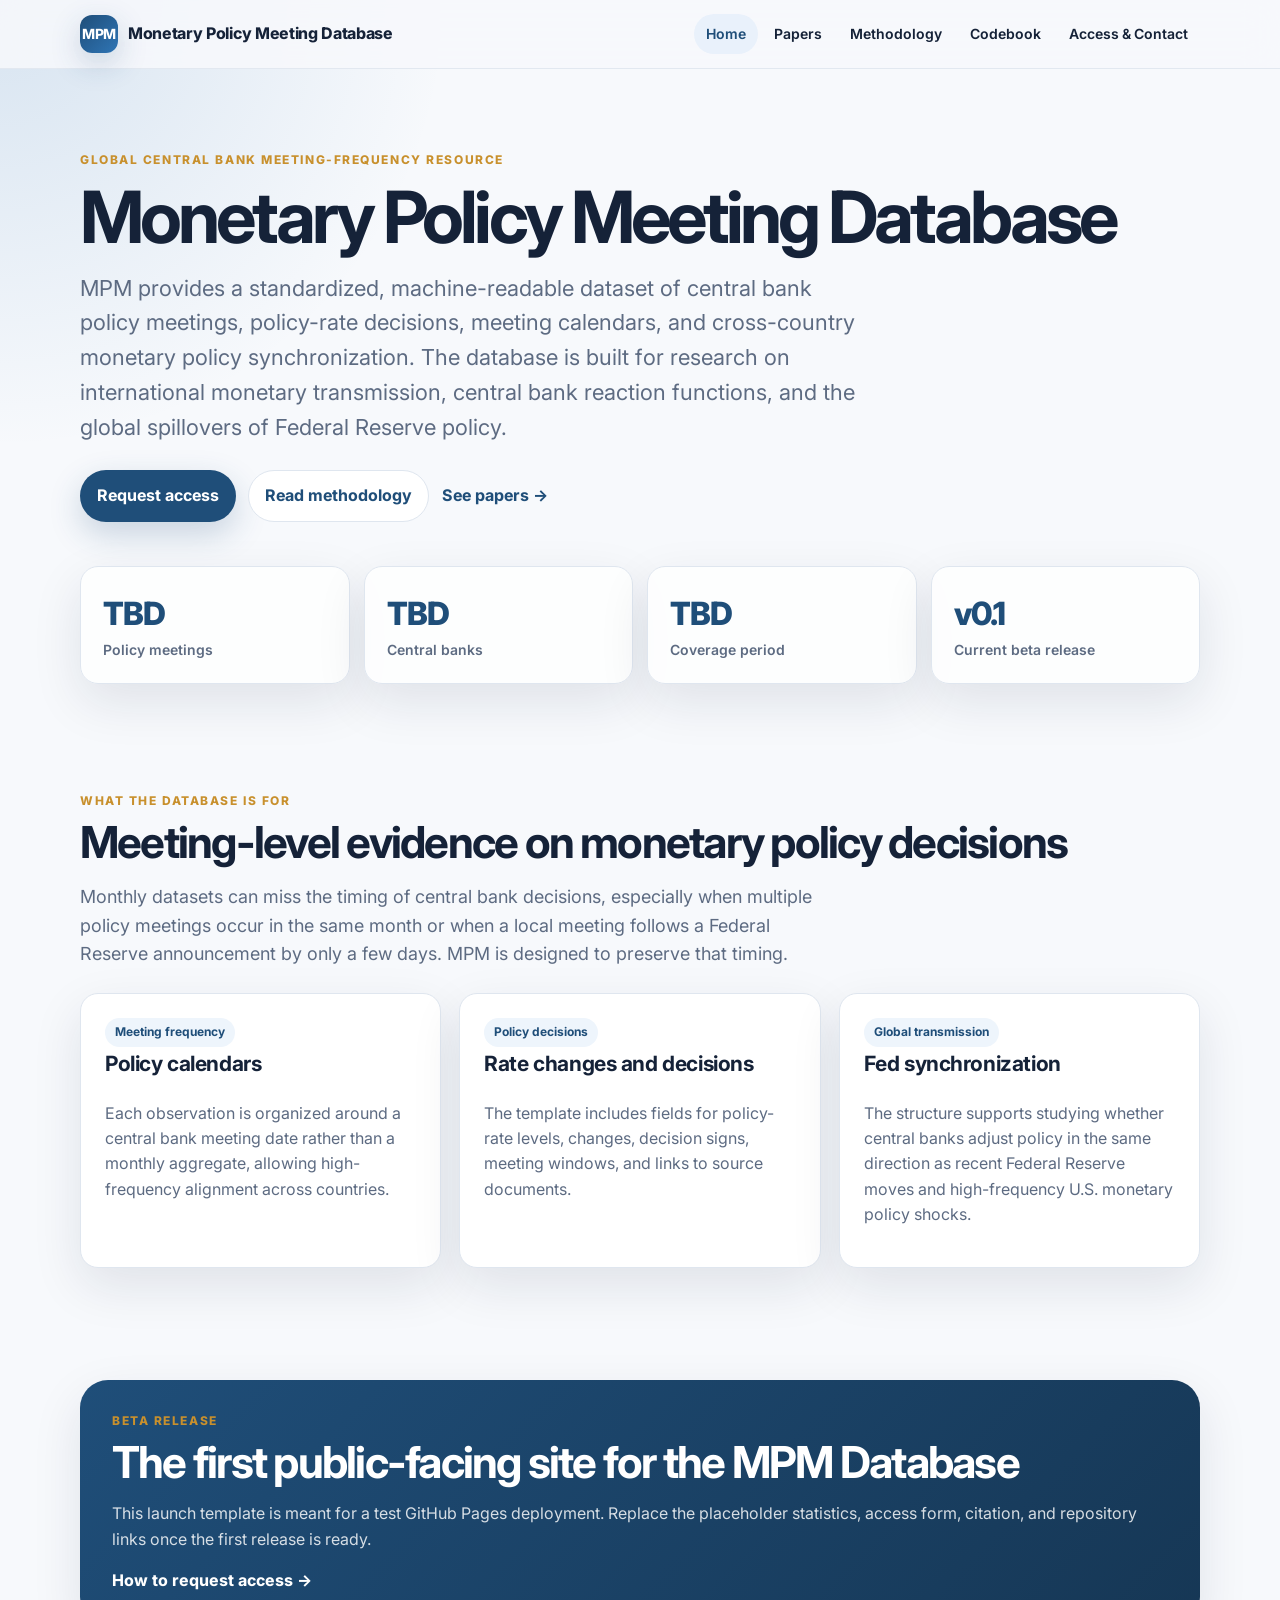
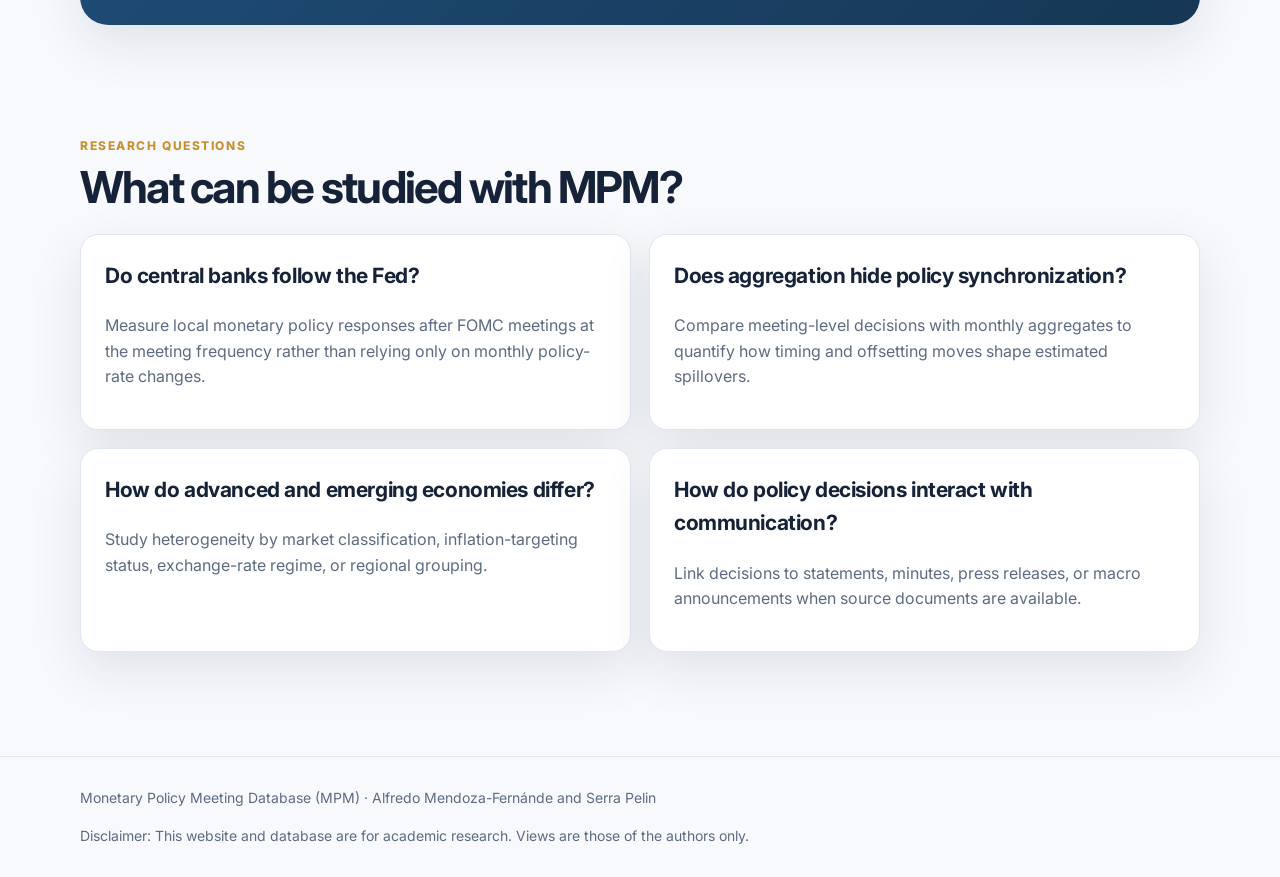
<file: index.html>
<!doctype html>
<html lang="en">
<head>
  <meta charset="utf-8">
  <meta name="viewport" content="width=device-width, initial-scale=1">
  <meta name="description" content="Monetary Policy Meeting Database: a cross-country meeting-frequency dataset of central bank policy meetings, decisions, and monetary policy communication.">
  <title>MPM Database | Monetary Policy Meeting Database</title>
  <link rel="icon" href="assets/img/favicon.svg" type="image/svg+xml">
  <link rel="preconnect" href="https://fonts.googleapis.com">
  <link rel="preconnect" href="https://fonts.gstatic.com" crossorigin>
  <link href="https://fonts.googleapis.com/css2?family=Inter:wght@400;600;700;800&display=swap" rel="stylesheet">
  <link rel="stylesheet" href="assets/css/styles.css">
</head>
<body>
<header class="site-header">
  <div class="container nav-wrap">
    <a class="brand" href="index.html" class="active" aria-label="MPM Database home">
      <span class="brand-mark">MPM</span>
      <span>Monetary Policy Meeting Database</span>
    </a>
    <button class="menu-toggle" data-menu-toggle aria-label="Open menu">Menu</button>
    <nav class="nav-links" data-nav-links>
      <a href="index.html" class="active">Home</a>
      <a href="papers.html">Papers</a>
      <a href="methodology.html">Methodology</a>
      <a href="codebook.html">Codebook</a>
      <a href="access.html">Access & Contact</a>
    </nav>
  </div>
</header>

<main>

<section class="hero">
  <div class="container">
    <div class="eyebrow">Global central bank meeting-frequency resource</div>
    <h1>Monetary Policy Meeting Database</h1>
    <p class="lead">MPM provides a standardized, machine-readable dataset of central bank policy meetings, policy-rate decisions, meeting calendars, and cross-country monetary policy synchronization. The database is built for research on international monetary transmission, central bank reaction functions, and the global spillovers of Federal Reserve policy.</p>
    <div class="btn-row">
      <a class="btn primary" href="access.html">Request access</a>
      <a class="btn secondary" href="methodology.html">Read methodology</a>
      <a class="btn ghost" href="papers.html">See papers →</a>
    </div>
    <div class="stats-grid" aria-label="database statistics">
      <div class="stat-card"><div class="stat-number">TBD</div><div class="stat-label">Policy meetings</div></div>
      <div class="stat-card"><div class="stat-number">TBD</div><div class="stat-label">Central banks</div></div>
      <div class="stat-card"><div class="stat-number">TBD</div><div class="stat-label">Coverage period</div></div>
      <div class="stat-card"><div class="stat-number">v0.1</div><div class="stat-label">Current beta release</div></div>
    </div>
  </div>
</section>

<section class="section">
  <div class="container">
    <div class="eyebrow">What the database is for</div>
    <h2 class="section-title">Meeting-level evidence on monetary policy decisions</h2>
    <p class="section-lead">Monthly datasets can miss the timing of central bank decisions, especially when multiple policy meetings occur in the same month or when a local meeting follows a Federal Reserve announcement by only a few days. MPM is designed to preserve that timing.</p>
    <div class="grid-3">
      <article class="card"><span class="badge">Meeting frequency</span><h3>Policy calendars</h3><p>Each observation is organized around a central bank meeting date rather than a monthly aggregate, allowing high-frequency alignment across countries.</p></article>
      <article class="card"><span class="badge">Policy decisions</span><h3>Rate changes and decisions</h3><p>The template includes fields for policy-rate levels, changes, decision signs, meeting windows, and links to source documents.</p></article>
      <article class="card"><span class="badge">Global transmission</span><h3>Fed synchronization</h3><p>The structure supports studying whether central banks adjust policy in the same direction as recent Federal Reserve moves and high-frequency U.S. monetary policy shocks.</p></article>
    </div>
  </div>
</section>

<section class="section">
  <div class="container">
    <div class="callout">
      <div class="eyebrow">Beta release</div>
      <h2 class="section-title">The first public-facing site for the MPM Database</h2>
      <p>This launch template is meant for a test GitHub Pages deployment. Replace the placeholder statistics, access form, citation, and repository links once the first release is ready.</p>
      <a href="access.html">How to request access →</a>
    </div>
  </div>
</section>

<section class="section">
  <div class="container">
    <div class="eyebrow">Research questions</div>
    <h2 class="section-title">What can be studied with MPM?</h2>
    <div class="grid-2">
      <article class="card"><h3>Do central banks follow the Fed?</h3><p>Measure local monetary policy responses after FOMC meetings at the meeting frequency rather than relying only on monthly policy-rate changes.</p></article>
      <article class="card"><h3>Does aggregation hide policy synchronization?</h3><p>Compare meeting-level decisions with monthly aggregates to quantify how timing and offsetting moves shape estimated spillovers.</p></article>
      <article class="card"><h3>How do advanced and emerging economies differ?</h3><p>Study heterogeneity by market classification, inflation-targeting status, exchange-rate regime, or regional grouping.</p></article>
      <article class="card"><h3>How do policy decisions interact with communication?</h3><p>Link decisions to statements, minutes, press releases, or macro announcements when source documents are available.</p></article>
    </div>
  </div>
</section>

</main>
<footer class="site-footer">
  <div class="container footer-row">
    <div>Monetary Policy Meeting Database (MPM) · Alfredo Mendoza-Fernánde and Serra Pelin</div>
    <div>Disclaimer: This website and database are for academic research. Views are those of the authors only.</div>
  </div>
</footer>

<script src="assets/js/main.js"></script>
</body>
</html>
</file>
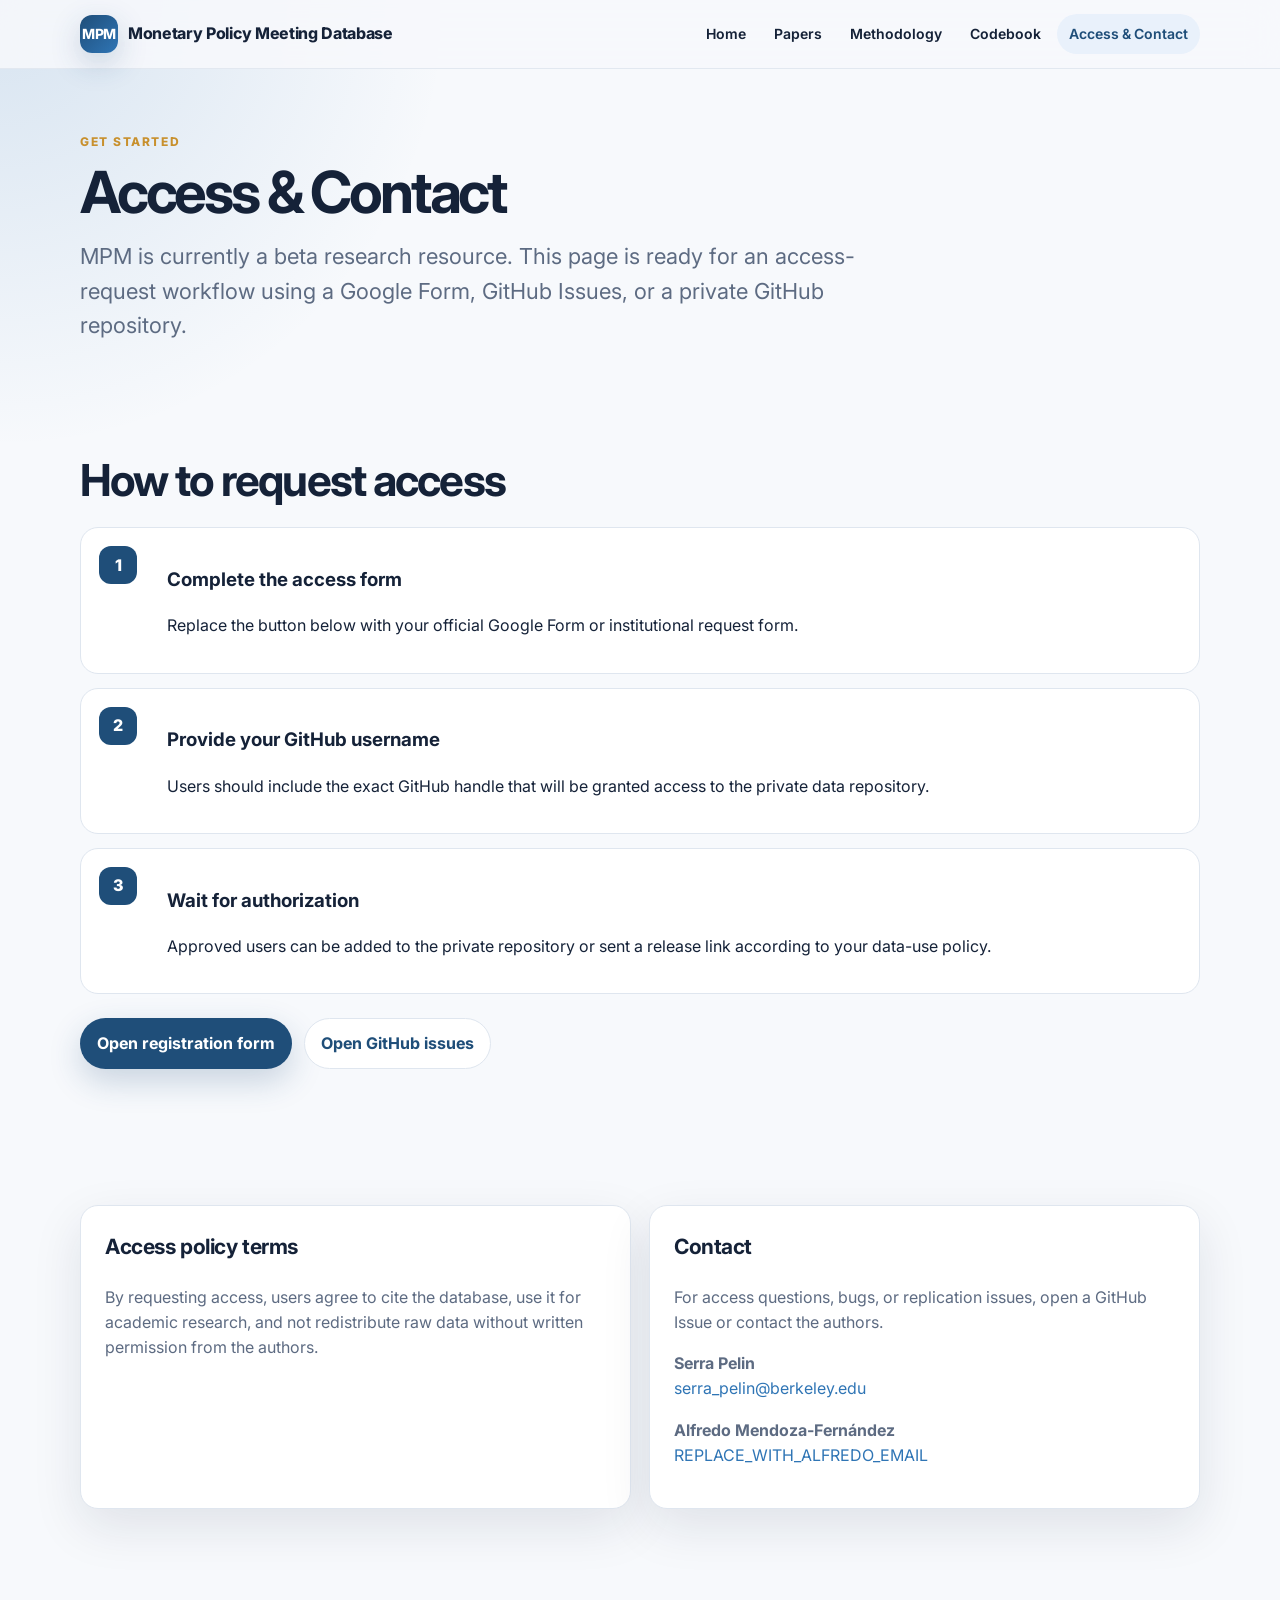
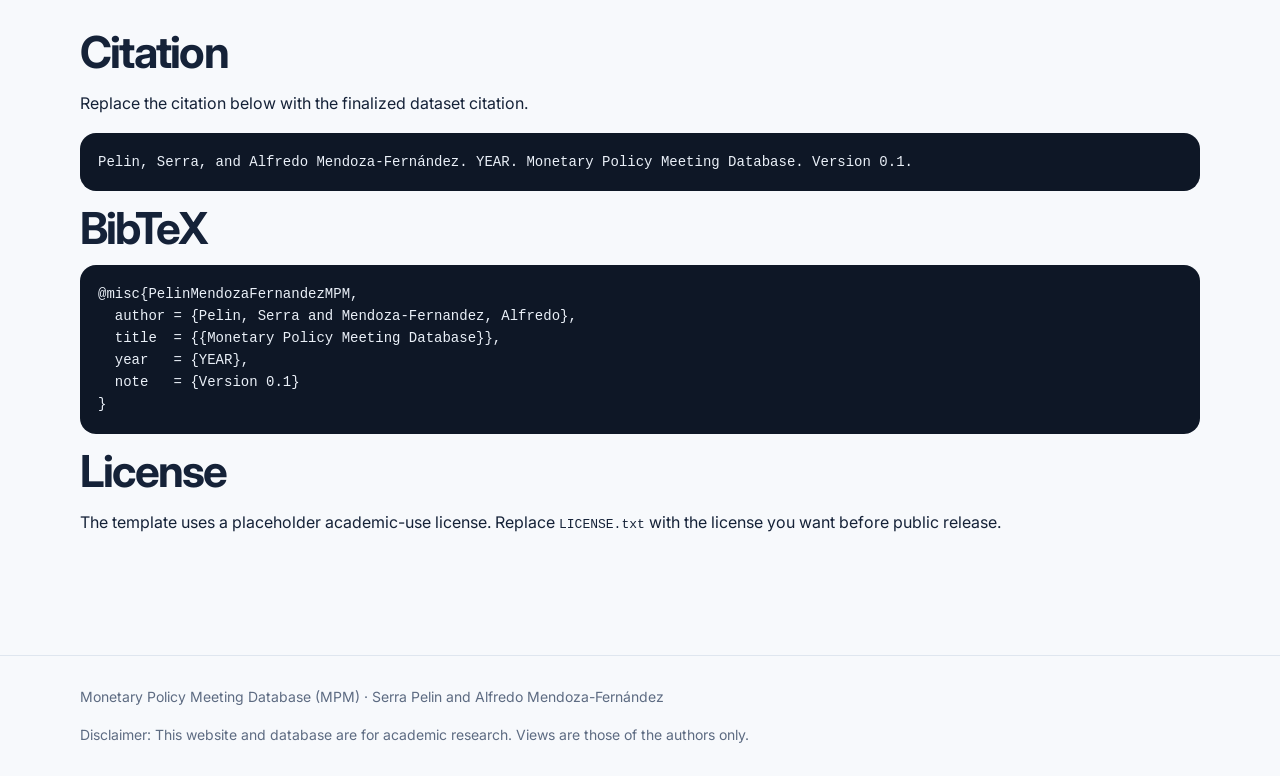
<file: access.html>
<!doctype html>
<html lang="en">
<head>
  <meta charset="utf-8">
  <meta name="viewport" content="width=device-width, initial-scale=1">
  <meta name="description" content="Monetary Policy Meeting Database: a cross-country meeting-frequency dataset of central bank policy meetings, decisions, and monetary policy communication.">
  <title>MPM Database | Access & Contact</title>
  <link rel="icon" href="assets/img/favicon.svg" type="image/svg+xml">
  <link rel="preconnect" href="https://fonts.googleapis.com">
  <link rel="preconnect" href="https://fonts.gstatic.com" crossorigin>
  <link href="https://fonts.googleapis.com/css2?family=Inter:wght@400;600;700;800&display=swap" rel="stylesheet">
  <link rel="stylesheet" href="assets/css/styles.css">
</head>
<body>
<header class="site-header">
  <div class="container nav-wrap">
    <a class="brand" href="index.html" aria-label="MPM Database home">
      <span class="brand-mark">MPM</span>
      <span>Monetary Policy Meeting Database</span>
    </a>
    <button class="menu-toggle" data-menu-toggle aria-label="Open menu">Menu</button>
    <nav class="nav-links" data-nav-links>
      <a href="index.html">Home</a>
      <a href="papers.html">Papers</a>
      <a href="methodology.html">Methodology</a>
      <a href="codebook.html">Codebook</a>
      <a href="access.html" class="active">Access & Contact</a>
    </nav>
  </div>
</header>

<main>

<section class="page-hero"><div class="container"><div class="eyebrow">Get started</div><h1>Access & Contact</h1><p class="lead">MPM is currently a beta research resource. This page is ready for an access-request workflow using a Google Form, GitHub Issues, or a private GitHub repository.</p></div></section>
<section class="section"><div class="container"><h2 class="section-title">How to request access</h2><div class="timeline"><div class="step"><div><h3>Complete the access form</h3><p>Replace the button below with your official Google Form or institutional request form.</p></div></div><div class="step"><div><h3>Provide your GitHub username</h3><p>Users should include the exact GitHub handle that will be granted access to the private data repository.</p></div></div><div class="step"><div><h3>Wait for authorization</h3><p>Approved users can be added to the private repository or sent a release link according to your data-use policy.</p></div></div></div><div class="btn-row"><a class="btn primary" href="https://forms.gle/REPLACE_WITH_YOUR_FORM" target="_blank" rel="noopener">Open registration form</a><a class="btn secondary" href="https://github.com/REPLACE_WITH_ORG/REPLACE_WITH_REPO/issues" target="_blank" rel="noopener">Open GitHub issues</a></div></div></section>
<section class="section"><div class="container"><div class="grid-2"><article class="card"><h3>Access policy terms</h3><p>By requesting access, users agree to cite the database, use it for academic research, and not redistribute raw data without written permission from the authors.</p></article><article class="card"><h3>Contact</h3><p>For access questions, bugs, or replication issues, open a GitHub Issue or contact the authors.</p><p><strong>Serra Pelin</strong><br><a href="mailto:serra_pelin@berkeley.edu">serra_pelin@berkeley.edu</a></p><p><strong>Alfredo Mendoza-Fernández</strong><br><a href="mailto:REPLACE_WITH_ALFREDO_EMAIL">REPLACE_WITH_ALFREDO_EMAIL</a></p></article></div></div></section>
<section class="section"><div class="container"><h2 class="section-title">Citation</h2><p>Replace the citation below with the finalized dataset citation.</p><pre class="code-block">Pelin, Serra, and Alfredo Mendoza-Fernández. YEAR. Monetary Policy Meeting Database. Version 0.1.</pre><h2 class="section-title">BibTeX</h2><pre class="code-block">@misc{PelinMendozaFernandezMPM,
  author = {Pelin, Serra and Mendoza-Fernandez, Alfredo},
  title  = {{Monetary Policy Meeting Database}},
  year   = {YEAR},
  note   = {Version 0.1}
}</pre><h2 class="section-title">License</h2><p>The template uses a placeholder academic-use license. Replace <code>LICENSE.txt</code> with the license you want before public release.</p></div></section>

</main>
<footer class="site-footer">
  <div class="container footer-row">
    <div>Monetary Policy Meeting Database (MPM) · Serra Pelin and Alfredo Mendoza-Fernández</div>
    <div>Disclaimer: This website and database are for academic research. Views are those of the authors only.</div>
  </div>
</footer>

<script src="assets/js/main.js"></script>
</body>
</html>
</file>
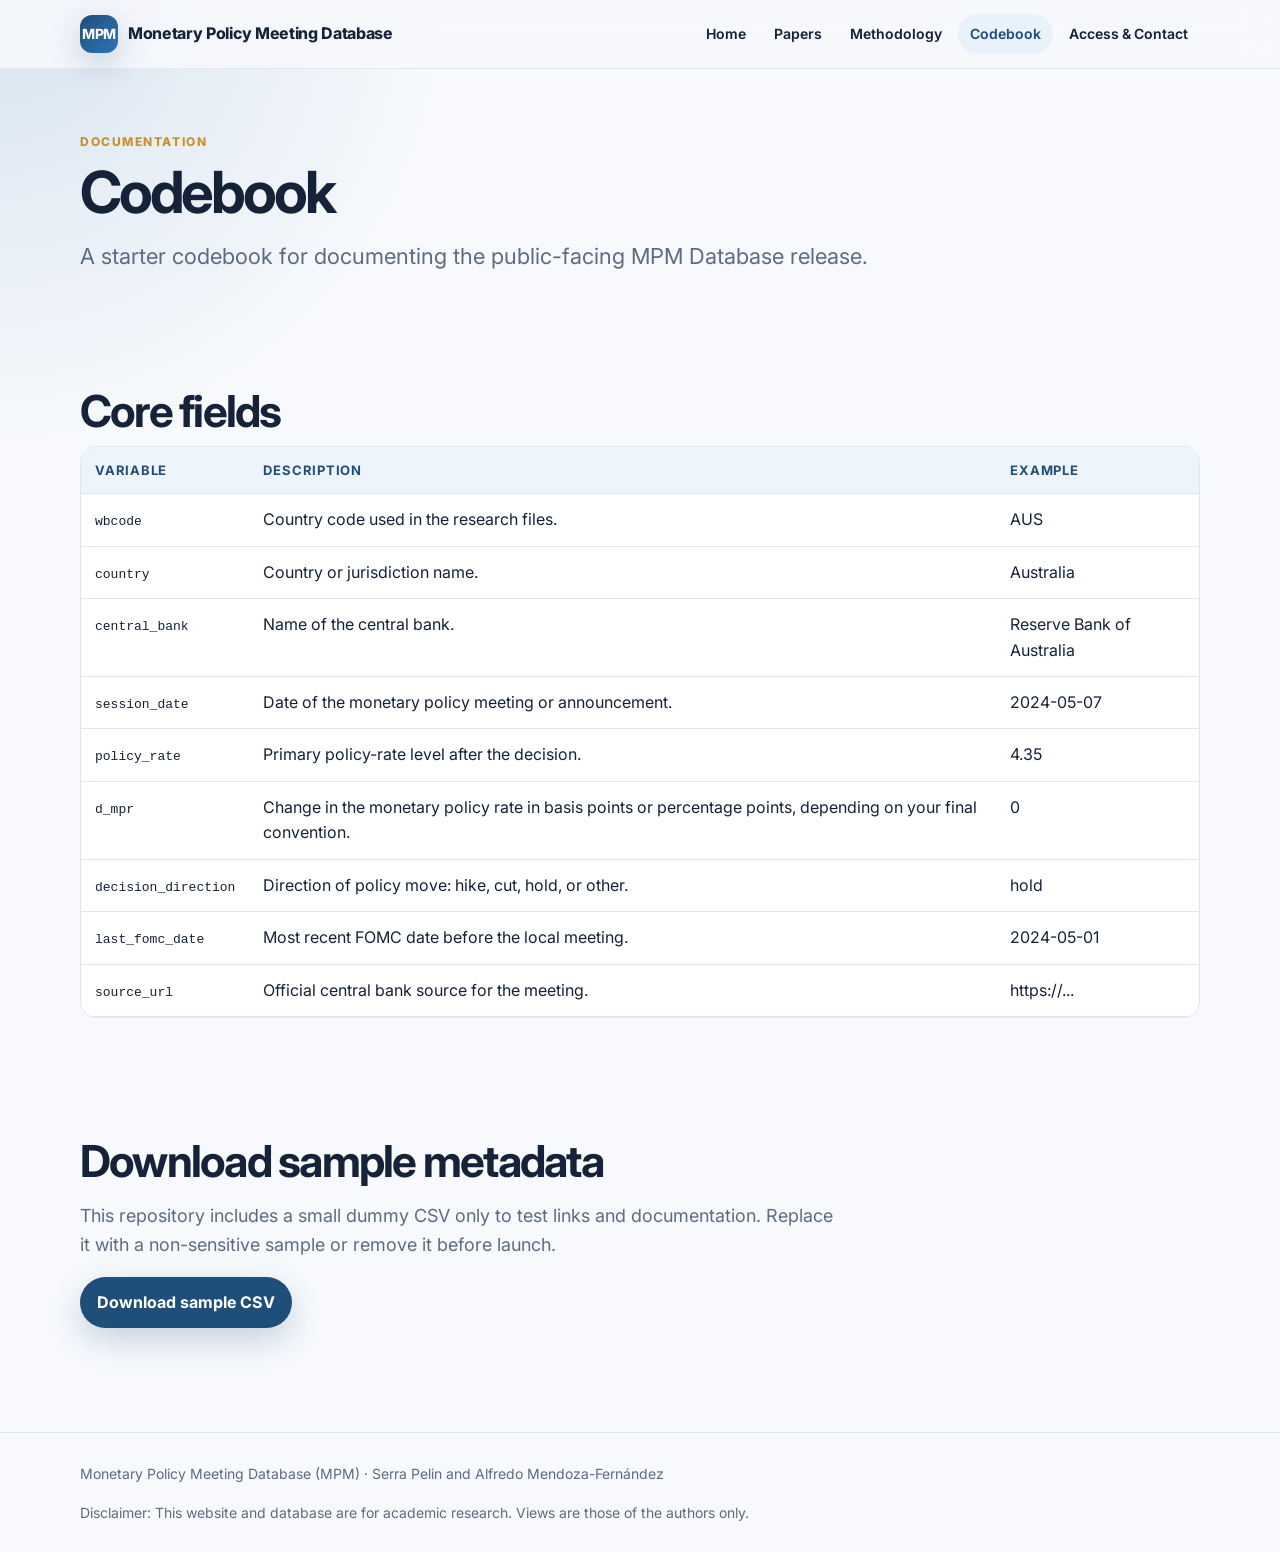
<file: codebook.html>
<!doctype html>
<html lang="en">
<head>
  <meta charset="utf-8">
  <meta name="viewport" content="width=device-width, initial-scale=1">
  <meta name="description" content="Monetary Policy Meeting Database: a cross-country meeting-frequency dataset of central bank policy meetings, decisions, and monetary policy communication.">
  <title>MPM Database | Codebook</title>
  <link rel="icon" href="assets/img/favicon.svg" type="image/svg+xml">
  <link rel="preconnect" href="https://fonts.googleapis.com">
  <link rel="preconnect" href="https://fonts.gstatic.com" crossorigin>
  <link href="https://fonts.googleapis.com/css2?family=Inter:wght@400;600;700;800&display=swap" rel="stylesheet">
  <link rel="stylesheet" href="assets/css/styles.css">
</head>
<body>
<header class="site-header">
  <div class="container nav-wrap">
    <a class="brand" href="index.html" aria-label="MPM Database home">
      <span class="brand-mark">MPM</span>
      <span>Monetary Policy Meeting Database</span>
    </a>
    <button class="menu-toggle" data-menu-toggle aria-label="Open menu">Menu</button>
    <nav class="nav-links" data-nav-links>
      <a href="index.html">Home</a>
      <a href="papers.html">Papers</a>
      <a href="methodology.html">Methodology</a>
      <a href="codebook.html" class="active">Codebook</a>
      <a href="access.html">Access & Contact</a>
    </nav>
  </div>
</header>

<main>

<section class="page-hero"><div class="container"><div class="eyebrow">Documentation</div><h1>Codebook</h1><p class="lead">A starter codebook for documenting the public-facing MPM Database release.</p></div></section>
<section class="section"><div class="container"><h2 class="section-title">Core fields</h2><div class="table-wrap"><table><thead><tr><th>Variable</th><th>Description</th><th>Example</th></tr></thead><tbody>
<tr><td><code>wbcode</code></td><td>Country code used in the research files.</td><td>AUS</td></tr>
<tr><td><code>country</code></td><td>Country or jurisdiction name.</td><td>Australia</td></tr>
<tr><td><code>central_bank</code></td><td>Name of the central bank.</td><td>Reserve Bank of Australia</td></tr>
<tr><td><code>session_date</code></td><td>Date of the monetary policy meeting or announcement.</td><td>2024-05-07</td></tr>
<tr><td><code>policy_rate</code></td><td>Primary policy-rate level after the decision.</td><td>4.35</td></tr>
<tr><td><code>d_mpr</code></td><td>Change in the monetary policy rate in basis points or percentage points, depending on your final convention.</td><td>0</td></tr>
<tr><td><code>decision_direction</code></td><td>Direction of policy move: hike, cut, hold, or other.</td><td>hold</td></tr>
<tr><td><code>last_fomc_date</code></td><td>Most recent FOMC date before the local meeting.</td><td>2024-05-01</td></tr>
<tr><td><code>source_url</code></td><td>Official central bank source for the meeting.</td><td>https://...</td></tr>
</tbody></table></div></div></section>
<section class="section"><div class="container"><h2 class="section-title">Download sample metadata</h2><p class="section-lead">This repository includes a small dummy CSV only to test links and documentation. Replace it with a non-sensitive sample or remove it before launch.</p><a class="btn primary" href="data/sample_mpm_metadata.csv">Download sample CSV</a></div></section>

</main>
<footer class="site-footer">
  <div class="container footer-row">
    <div>Monetary Policy Meeting Database (MPM) · Serra Pelin and Alfredo Mendoza-Fernández</div>
    <div>Disclaimer: This website and database are for academic research. Views are those of the authors only.</div>
  </div>
</footer>

<script src="assets/js/main.js"></script>
</body>
</html>
</file>
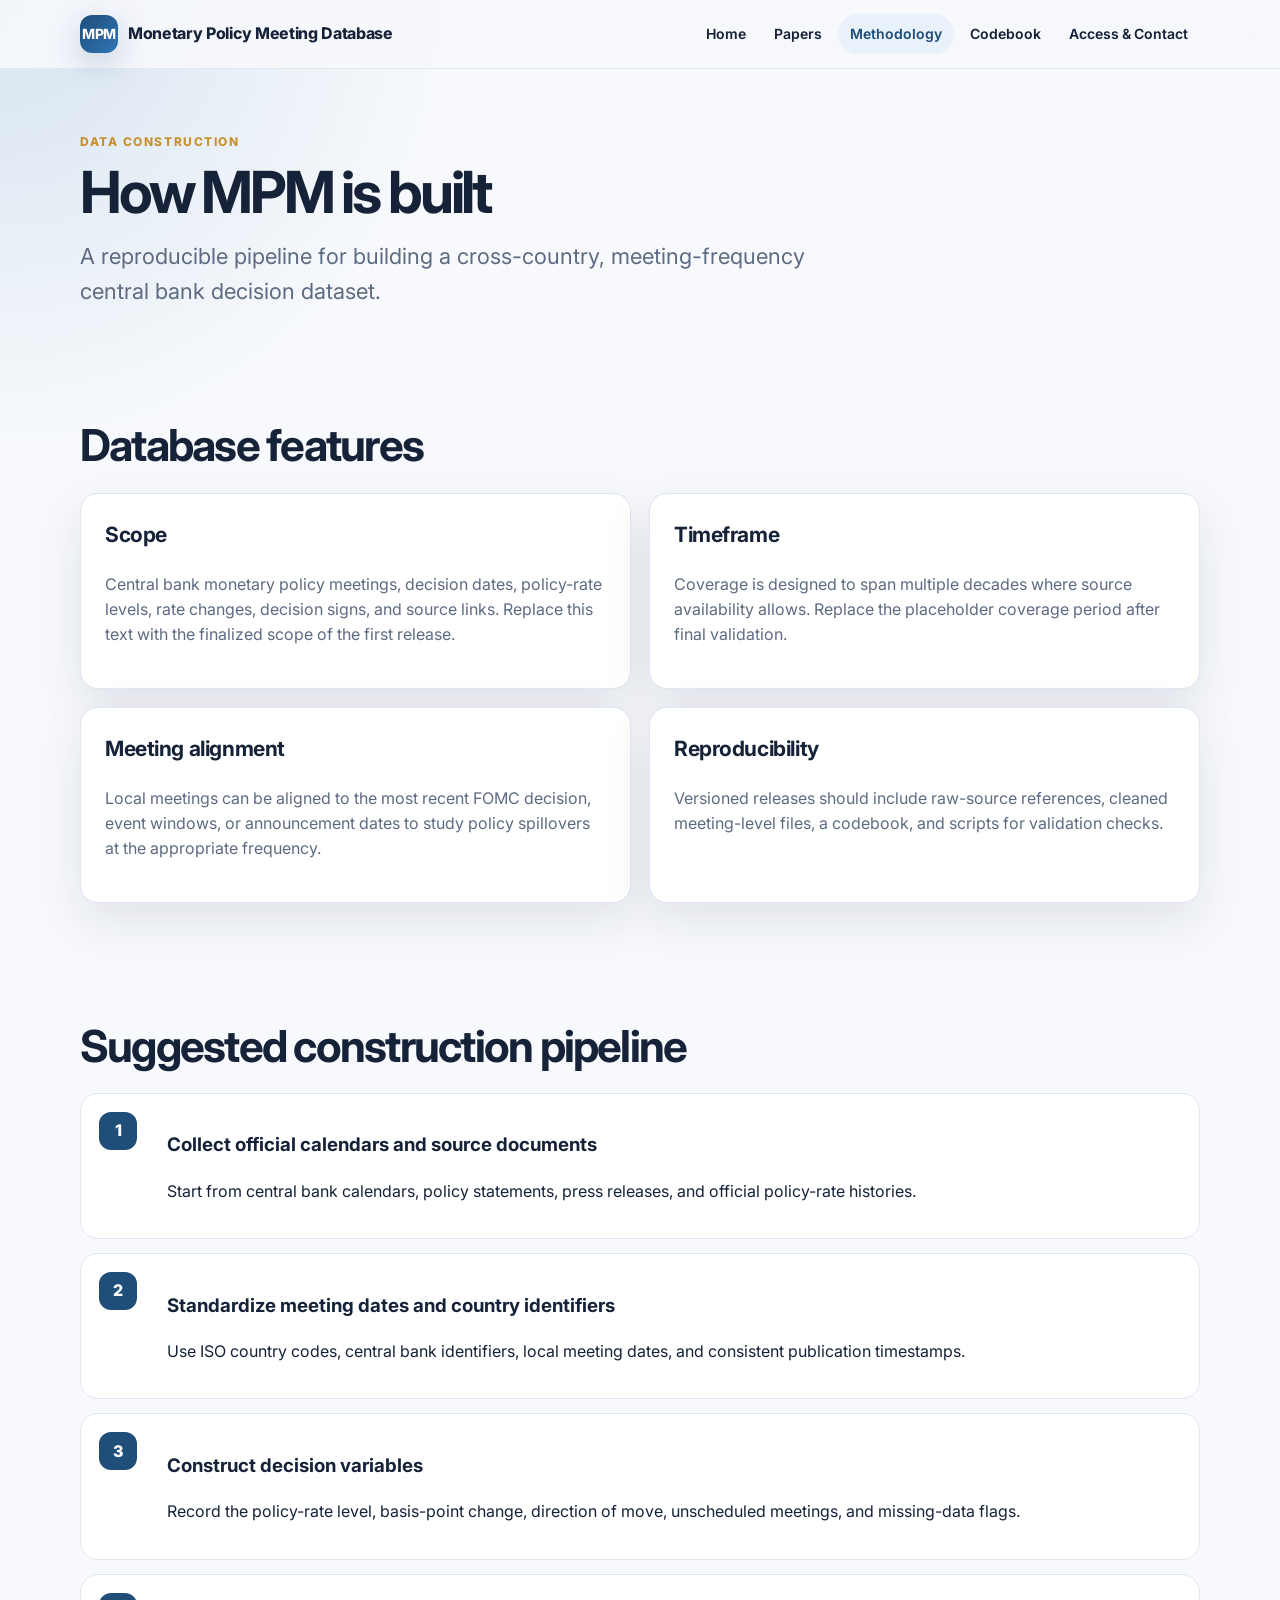
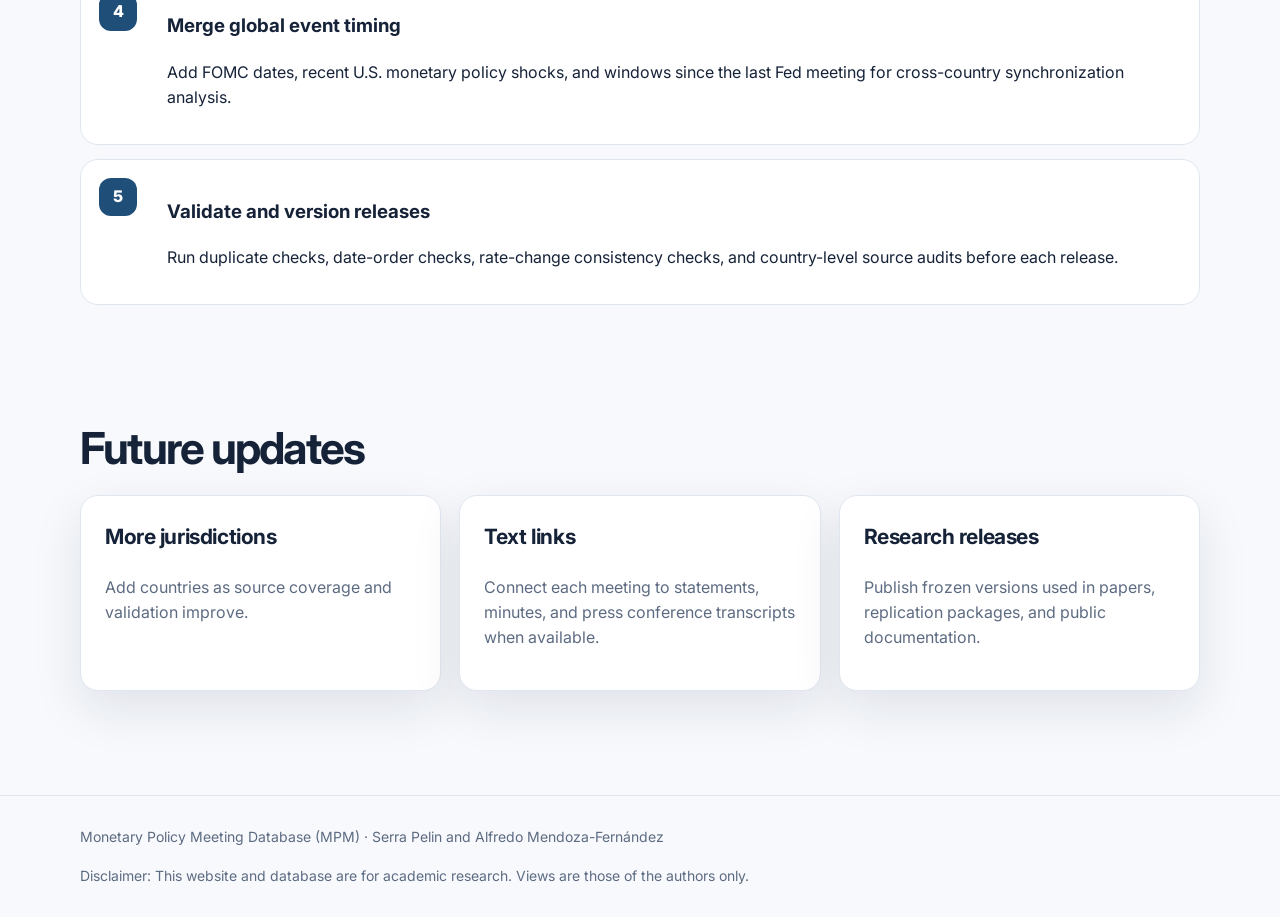
<file: methodology.html>
<!doctype html>
<html lang="en">
<head>
  <meta charset="utf-8">
  <meta name="viewport" content="width=device-width, initial-scale=1">
  <meta name="description" content="Monetary Policy Meeting Database: a cross-country meeting-frequency dataset of central bank policy meetings, decisions, and monetary policy communication.">
  <title>MPM Database | Methodology</title>
  <link rel="icon" href="assets/img/favicon.svg" type="image/svg+xml">
  <link rel="preconnect" href="https://fonts.googleapis.com">
  <link rel="preconnect" href="https://fonts.gstatic.com" crossorigin>
  <link href="https://fonts.googleapis.com/css2?family=Inter:wght@400;600;700;800&display=swap" rel="stylesheet">
  <link rel="stylesheet" href="assets/css/styles.css">
</head>
<body>
<header class="site-header">
  <div class="container nav-wrap">
    <a class="brand" href="index.html" aria-label="MPM Database home">
      <span class="brand-mark">MPM</span>
      <span>Monetary Policy Meeting Database</span>
    </a>
    <button class="menu-toggle" data-menu-toggle aria-label="Open menu">Menu</button>
    <nav class="nav-links" data-nav-links>
      <a href="index.html">Home</a>
      <a href="papers.html">Papers</a>
      <a href="methodology.html" class="active">Methodology</a>
      <a href="codebook.html">Codebook</a>
      <a href="access.html">Access & Contact</a>
    </nav>
  </div>
</header>

<main>

<section class="page-hero"><div class="container"><div class="eyebrow">Data construction</div><h1>How MPM is built</h1><p class="lead">A reproducible pipeline for building a cross-country, meeting-frequency central bank decision dataset.</p></div></section>
<section class="section"><div class="container"><h2 class="section-title">Database features</h2><div class="grid-2">
<article class="card"><h3>Scope</h3><p>Central bank monetary policy meetings, decision dates, policy-rate levels, rate changes, decision signs, and source links. Replace this text with the finalized scope of the first release.</p></article>
<article class="card"><h3>Timeframe</h3><p>Coverage is designed to span multiple decades where source availability allows. Replace the placeholder coverage period after final validation.</p></article>
<article class="card"><h3>Meeting alignment</h3><p>Local meetings can be aligned to the most recent FOMC decision, event windows, or announcement dates to study policy spillovers at the appropriate frequency.</p></article>
<article class="card"><h3>Reproducibility</h3><p>Versioned releases should include raw-source references, cleaned meeting-level files, a codebook, and scripts for validation checks.</p></article>
</div></div></section>
<section class="section"><div class="container"><h2 class="section-title">Suggested construction pipeline</h2><div class="timeline">
<div class="step"><div><h3>Collect official calendars and source documents</h3><p>Start from central bank calendars, policy statements, press releases, and official policy-rate histories.</p></div></div>
<div class="step"><div><h3>Standardize meeting dates and country identifiers</h3><p>Use ISO country codes, central bank identifiers, local meeting dates, and consistent publication timestamps.</p></div></div>
<div class="step"><div><h3>Construct decision variables</h3><p>Record the policy-rate level, basis-point change, direction of move, unscheduled meetings, and missing-data flags.</p></div></div>
<div class="step"><div><h3>Merge global event timing</h3><p>Add FOMC dates, recent U.S. monetary policy shocks, and windows since the last Fed meeting for cross-country synchronization analysis.</p></div></div>
<div class="step"><div><h3>Validate and version releases</h3><p>Run duplicate checks, date-order checks, rate-change consistency checks, and country-level source audits before each release.</p></div></div>
</div></div></section>
<section class="section"><div class="container"><h2 class="section-title">Future updates</h2><div class="grid-3"><article class="card"><h3>More jurisdictions</h3><p>Add countries as source coverage and validation improve.</p></article><article class="card"><h3>Text links</h3><p>Connect each meeting to statements, minutes, and press conference transcripts when available.</p></article><article class="card"><h3>Research releases</h3><p>Publish frozen versions used in papers, replication packages, and public documentation.</p></article></div></div></section>

</main>
<footer class="site-footer">
  <div class="container footer-row">
    <div>Monetary Policy Meeting Database (MPM) · Serra Pelin and Alfredo Mendoza-Fernández</div>
    <div>Disclaimer: This website and database are for academic research. Views are those of the authors only.</div>
  </div>
</footer>

<script src="assets/js/main.js"></script>
</body>
</html>
</file>
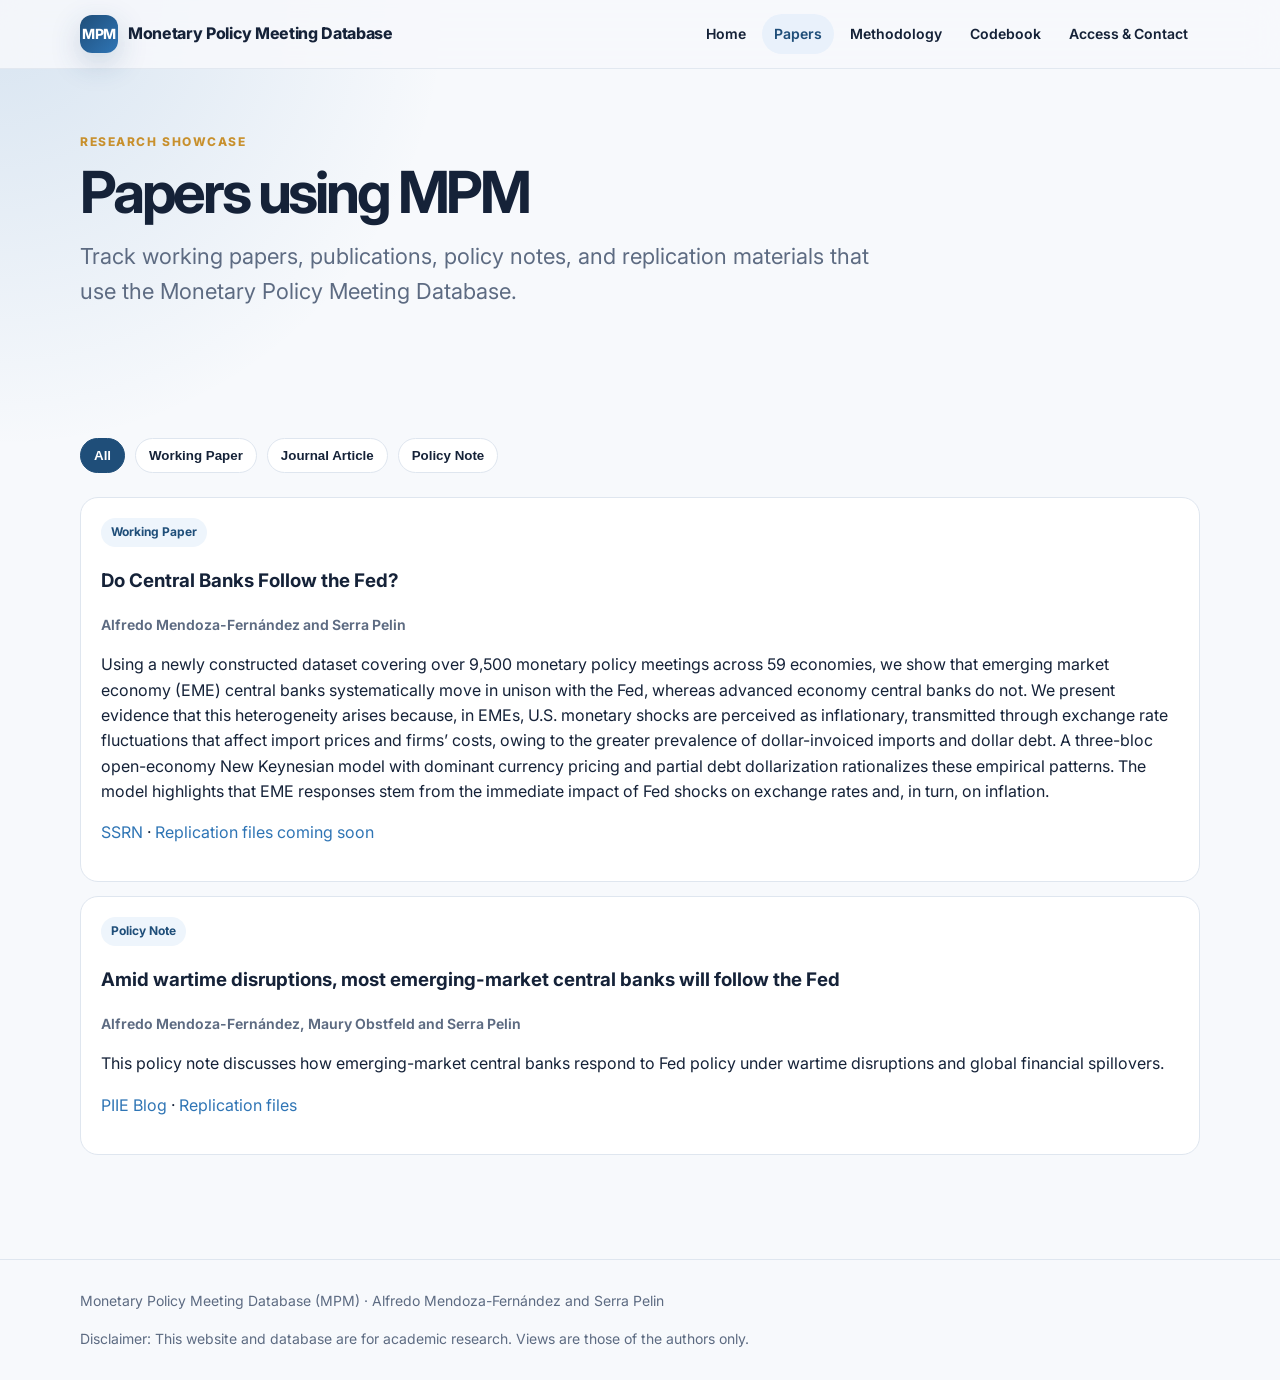
<file: papers.html>
<!doctype html>
<html lang="en">
<head>
  <meta charset="utf-8">
  <meta name="viewport" content="width=device-width, initial-scale=1">
  <meta name="description" content="Monetary Policy Meeting Database: a cross-country meeting-frequency dataset of central bank policy meetings, decisions, and monetary policy communication.">
  <title>MPM Database | Papers</title>
  <link rel="icon" href="assets/img/favicon.svg" type="image/svg+xml">
  <link rel="preconnect" href="https://fonts.googleapis.com">
  <link rel="preconnect" href="https://fonts.gstatic.com" crossorigin>
  <link href="https://fonts.googleapis.com/css2?family=Inter:wght@400;600;700;800&display=swap" rel="stylesheet">
  <link rel="stylesheet" href="assets/css/styles.css">
</head>
<body>
<header class="site-header">
  <div class="container nav-wrap">
    <a class="brand" href="index.html" aria-label="MPM Database home">
      <span class="brand-mark">MPM</span>
      <span>Monetary Policy Meeting Database</span>
    </a>
    <button class="menu-toggle" data-menu-toggle aria-label="Open menu">Menu</button>
    <nav class="nav-links" data-nav-links>
      <a href="index.html">Home</a>
      <a href="papers.html" class="active">Papers</a>
      <a href="methodology.html">Methodology</a>
      <a href="codebook.html">Codebook</a>
      <a href="access.html">Access & Contact</a>
    </nav>
  </div>
</header>

<main>

<section class="page-hero"><div class="container"><div class="eyebrow">Research showcase</div><h1>Papers using MPM</h1><p class="lead">Track working papers, publications, policy notes, and replication materials that use the Monetary Policy Meeting Database.</p></div></section>
<section class="section"><div class="container"><div class="filters" aria-label="paper filters"><button class="filter-btn active" data-filter="all">All</button><button class="filter-btn" data-filter="working-paper">Working Paper</button><button class="filter-btn" data-filter="journal-article">Journal Article</button><button class="filter-btn" data-filter="policy-note">Policy Note</button></div><div class="paper-list">
<article class="paper-card" data-paper-type="working-paper"><span class="badge">Working Paper</span><h3>Do Central Banks Follow the Fed?</h3><p class="paper-meta">Alfredo Mendoza-Fernández and Serra Pelin</p><p>Using a newly constructed dataset covering over 9,500 monetary policy meetings across 59 economies, we show that emerging market economy (EME) central banks systematically move in unison with the Fed, whereas advanced economy central banks do not. We present evidence that this heterogeneity arises because, in EMEs, U.S. monetary shocks are perceived as inflationary, transmitted through exchange rate fluctuations that affect import prices and firms’ costs, owing to the greater prevalence of dollar-invoiced imports and dollar debt. A three-bloc open-economy New Keynesian model with dominant currency pricing and partial debt dollarization rationalizes these empirical patterns. The model highlights that EME responses stem from the immediate impact of Fed shocks on exchange rates and, in turn, on inflation.</p><p><a href="https://papers.ssrn.com/sol3/papers.cfm?abstract_id=5605932">SSRN</a> · <a href="#">Replication files coming soon</a></p></article>
<article class="paper-card" data-paper-type="policy-note"><span class="badge">Policy Note</span><h3>Amid wartime disruptions, most emerging-market central banks will follow the Fed</h3><p class="paper-meta">Alfredo Mendoza-Fernández, Maury Obstfeld and Serra Pelin</p><p>This policy note discusses how emerging-market central banks respond to Fed policy under wartime disruptions and global financial spillovers. </p><p><a href="https://www.piie.com/blogs/realtime-economics/2026/amid-wartime-disruptions-most-emerging-market-central-banks-will">PIIE Blog</a> · <a href="https://www.piie.com/sites/default/files/2026-04/2026-04-24-mendoza-fernandez-obstfeld-pelin-2.zip">Replication files</a></p></article>
</div></div></section>

</main>
<footer class="site-footer">
  <div class="container footer-row">
    <div>Monetary Policy Meeting Database (MPM) · Alfredo Mendoza-Fernández and Serra Pelin </div>
    <div>Disclaimer: This website and database are for academic research. Views are those of the authors only.</div>
  </div>
</footer>

<script src="assets/js/main.js"></script>
</body>
</html>
</file>
<file: assets/css/styles.css>
:root {
  --bg: #f7f9fc;
  --panel: #ffffff;
  --ink: #152238;
  --muted: #5d6b82;
  --line: #dfe6ef;
  --blue: #1f4e79;
  --blue-2: #2f75b5;
  --gold: #c8902d;
  --green: #277a5e;
  --shadow: 0 18px 50px rgba(21, 34, 56, 0.10);
  --radius: 18px;
  --max: 1120px;
}

* { box-sizing: border-box; }
html { scroll-behavior: smooth; }
body {
  margin: 0;
  font-family: Inter, ui-sans-serif, system-ui, -apple-system, BlinkMacSystemFont, "Segoe UI", sans-serif;
  color: var(--ink);
  background: radial-gradient(circle at top left, rgba(47,117,181,.16), transparent 28rem), var(--bg);
  line-height: 1.58;
}
a { color: var(--blue-2); text-decoration: none; }
a:hover { text-decoration: underline; }
.container { width: min(var(--max), calc(100% - 36px)); margin: 0 auto; }

.site-header {
  position: sticky;
  top: 0;
  z-index: 20;
  background: rgba(247, 249, 252, 0.86);
  backdrop-filter: blur(16px);
  border-bottom: 1px solid rgba(223, 230, 239, 0.9);
}
.nav-wrap { display: flex; align-items: center; justify-content: space-between; padding: 14px 0; gap: 18px; }
.brand { display: flex; align-items: center; gap: 10px; color: var(--ink); font-weight: 760; letter-spacing: -0.02em; }
.brand-mark {
  display: grid; place-items: center;
  width: 38px; height: 38px;
  border-radius: 12px;
  background: linear-gradient(135deg, var(--blue), var(--blue-2));
  color: #fff;
  font-size: 14px;
  box-shadow: 0 10px 30px rgba(31, 78, 121, .22);
}
.nav-links { display: flex; align-items: center; gap: 4px; }
.nav-links a { color: var(--ink); padding: 9px 12px; border-radius: 999px; font-weight: 620; font-size: 14px; }
.nav-links a:hover, .nav-links a.active { background: #e9f1fb; text-decoration: none; color: var(--blue); }
.menu-toggle { display: none; border: 1px solid var(--line); background: var(--panel); border-radius: 12px; padding: 8px 10px; }

.hero { padding: 82px 0 40px; }
.eyebrow { color: var(--gold); font-weight: 780; text-transform: uppercase; letter-spacing: .13em; font-size: 12px; }
h1 { font-size: clamp(38px, 7vw, 72px); line-height: .98; margin: 12px 0 18px; letter-spacing: -0.055em; }
.lead { max-width: 790px; font-size: clamp(18px, 2vw, 22px); color: var(--muted); margin: 0 0 26px; }
.btn-row { display: flex; gap: 12px; flex-wrap: wrap; margin-top: 24px; }
.btn {
  display: inline-flex; align-items: center; gap: 8px;
  padding: 12px 16px;
  border-radius: 999px;
  font-weight: 720;
  border: 1px solid transparent;
  text-decoration: none !important;
}
.btn.primary { background: var(--blue); color: #fff; box-shadow: 0 12px 32px rgba(31, 78, 121, .22); }
.btn.secondary { background: #fff; border-color: var(--line); color: var(--blue); }
.btn.ghost { color: var(--blue); padding-left: 0; }

.stats-grid { display: grid; grid-template-columns: repeat(4, 1fr); gap: 14px; margin: 44px 0 12px; }
.stat-card { background: rgba(255,255,255,.82); border: 1px solid var(--line); border-radius: var(--radius); padding: 22px; box-shadow: var(--shadow); }
.stat-number { font-size: 32px; font-weight: 820; letter-spacing: -0.03em; color: var(--blue); }
.stat-label { color: var(--muted); font-weight: 600; font-size: 14px; }

.section { padding: 56px 0; }
.section-title { font-size: clamp(28px, 4vw, 44px); line-height: 1.05; margin: 8px 0 12px; letter-spacing: -0.04em; }
.section-lead { color: var(--muted); max-width: 760px; font-size: 18px; }
.grid-3 { display: grid; grid-template-columns: repeat(3, 1fr); gap: 18px; margin-top: 24px; }
.grid-2 { display: grid; grid-template-columns: repeat(2, 1fr); gap: 18px; margin-top: 24px; }
.card { background: var(--panel); border: 1px solid var(--line); border-radius: var(--radius); padding: 24px; box-shadow: var(--shadow); }
.card h3 { margin-top: 0; font-size: 21px; letter-spacing: -0.02em; }
.card p { color: var(--muted); }
.badge { display: inline-flex; align-items: center; border-radius: 999px; background: #eef5fc; color: var(--blue); padding: 5px 10px; font-weight: 700; font-size: 12px; }
.callout { background: linear-gradient(135deg, var(--blue), #163755); color: #fff; border-radius: 28px; padding: 32px; box-shadow: var(--shadow); }
.callout p { color: rgba(255,255,255,.82); }
.callout a { color: #fff; font-weight: 750; }

.page-hero { padding: 64px 0 24px; }
.page-hero h1 { font-size: clamp(36px, 6vw, 58px); }
.timeline { counter-reset: step; display: grid; gap: 14px; margin-top: 24px; }
.step { display: grid; grid-template-columns: 52px 1fr; gap: 16px; align-items: start; background: #fff; border: 1px solid var(--line); border-radius: var(--radius); padding: 18px; }
.step::before { counter-increment: step; content: counter(step); display: grid; place-items: center; width: 38px; height: 38px; border-radius: 12px; background: var(--blue); color: #fff; font-weight: 820; }

.filters { display: flex; gap: 10px; flex-wrap: wrap; margin: 24px 0; }
.filter-btn { border: 1px solid var(--line); background: #fff; color: var(--ink); border-radius: 999px; padding: 9px 13px; font-weight: 700; cursor: pointer; }
.filter-btn.active { background: var(--blue); color: #fff; border-color: var(--blue); }
.paper-list { display: grid; gap: 14px; }
.paper-card { background: #fff; border: 1px solid var(--line); border-radius: var(--radius); padding: 20px; }
.paper-meta { color: var(--muted); font-size: 14px; font-weight: 650; }
.code-block { overflow-x: auto; background: #0e1726; color: #eaf0f8; padding: 18px; border-radius: 16px; font-size: 14px; }
.table-wrap { overflow-x: auto; border-radius: 16px; border: 1px solid var(--line); background: #fff; }
table { width: 100%; border-collapse: collapse; }
th, td { text-align: left; padding: 13px 14px; border-bottom: 1px solid var(--line); vertical-align: top; }
th { background: #eef4fb; color: var(--blue); font-size: 13px; text-transform: uppercase; letter-spacing: .06em; }

.site-footer { border-top: 1px solid var(--line); padding: 30px 0; margin-top: 48px; color: var(--muted); font-size: 14px; }
.footer-row { display: flex; justify-content: space-between; gap: 16px; flex-wrap: wrap; }

@media (max-width: 820px) {
  .menu-toggle { display: inline-flex; }
  .nav-links { display: none; position: absolute; right: 18px; top: 66px; flex-direction: column; align-items: stretch; background: #fff; border: 1px solid var(--line); border-radius: 16px; box-shadow: var(--shadow); padding: 10px; width: min(280px, calc(100vw - 36px)); }
  .nav-links.open { display: flex; }
  .stats-grid, .grid-3, .grid-2 { grid-template-columns: 1fr; }
  .hero { padding-top: 54px; }
}
</file>
